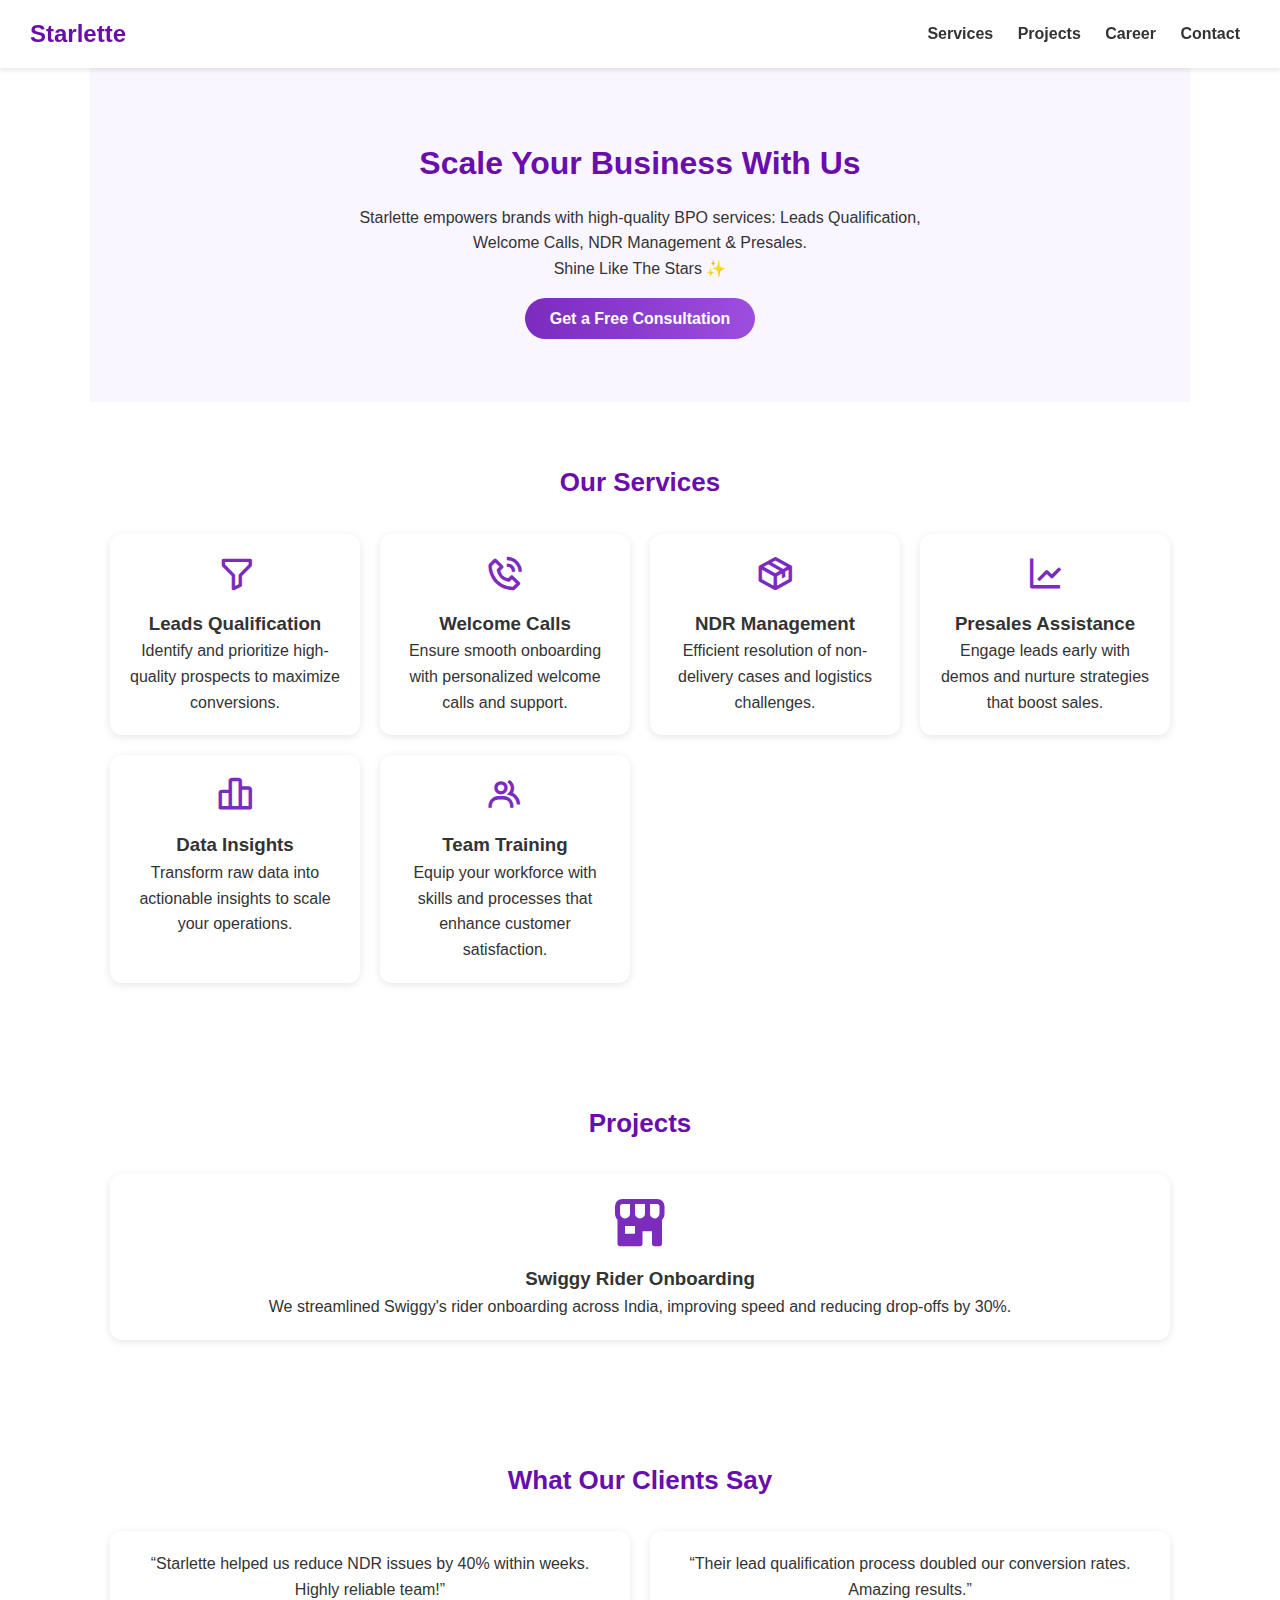
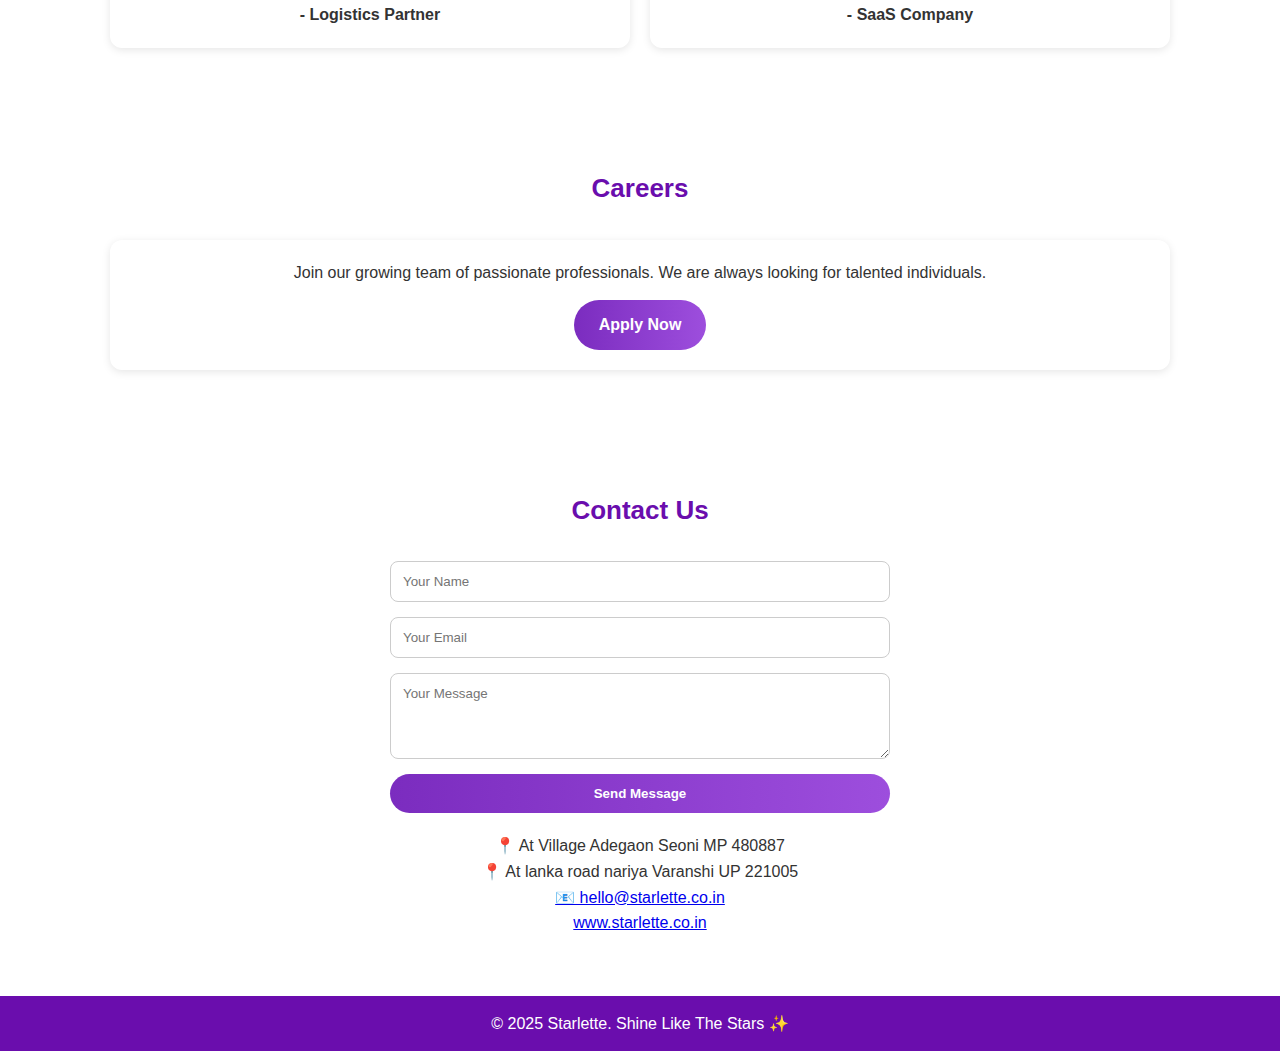
<file: index.html>
<!DOCTYPE html>

<html lang="en">

<head>

  <meta charset="UTF-8" />

  <meta name="viewport" content="width=device-width, initial-scale=1.0"/>

  <title>Starlette - Shine Like The Stars ✨</title>

  <link href="https://unpkg.com/boxicons@2.1.4/css/boxicons.min.css" rel="stylesheet" />

  <style>

    *{margin:0;padding:0;box-sizing:border-box;font-family:Arial, sans-serif;}

    body{background:#fff;color:#333;line-height:1.6;}

    header{background:#fff;box-shadow:0 2px 5px rgba(0,0,0,0.1);position:sticky;top:0;z-index:1000;}

    header .container{display:flex;justify-content:space-between;align-items:center;padding:15px 30px;}

    header h1{color:#6a0dad;font-size:24px;}

    nav a{margin:0 10px;color:#333;text-decoration:none;font-weight:bold;}

    nav a:hover{color:#6a0dad;}

    .hero{text-align:center;padding:70px 20px;background:#faf6ff;}

    .hero h2{font-size:32px;margin-bottom:15px;}

    .hero p{max-width:600px;margin:auto;margin-bottom:25px;}

    .btn{background:linear-gradient(90deg,#7b2cbf,#9d4edd);color:#fff;padding:12px 25px;

         border-radius:25px;text-decoration:none;font-weight:bold;transition:0.3s;}

    .btn:hover{opacity:0.85;}

    section{padding:60px 20px;max-width:1100px;margin:auto;}

    section h2{text-align:center;margin-bottom:30px;color:#6a0dad;font-size:26px;}

    .grid{display:grid;grid-template-columns:repeat(auto-fit,minmax(250px,1fr));gap:20px;}

    .card{background:#fff;padding:20px;border-radius:12px;box-shadow:0 2px 8px rgba(0,0,0,0.1);text-align:center;}

    .card i{font-size:40px;color:#7b2cbf;margin-bottom:15px;}

    .projects .card i{font-size:60px;margin-bottom:10px;}

    .career .card{text-align:center;}

    .career .btn{margin-top:15px;display:inline-block;}

    .contact form{display:grid;gap:15px;max-width:500px;margin:auto;}

    .contact input,.contact textarea{padding:12px;border:1px solid #ccc;border-radius:8px;width:100%;}

    .contact button{background:linear-gradient(90deg,#7b2cbf,#9d4edd);color:#fff;border:none;

                    padding:12px;border-radius:25px;font-weight:bold;cursor:pointer;}

    .contact button:hover{opacity:0.9;}

    footer{background:#6a0dad;color:#fff;text-align:center;padding:15px;position:relative;}



              padding:12px;border-radius:50%;text-align:center;box-shadow:0 2px 6px rgba(0,0,0,0.3);}



  </style>

</head>

<body>

  <header>

    <div class="container">

      <h1>Starlette</h1>

      <nav>

       
        <a href="#services">Services</a>

        
        <a href="#projects">Projects</a> 

        <a href="#career">Career</a>

        <a href="#contact">Contact</a>

      </nav>

    </div>

  </header>

  <section class="hero">

    <h2>Scale Your Business With Us</h2>

    <p>Starlette empowers brands with high-quality BPO services: Leads Qualification, Welcome Calls, NDR Management & Presales.<br>Shine Like The Stars ✨</p>

    <a href="mailto:hello@starlette.co.in" class="btn">Get a Free Consultation</a>

  </section>

  <section id="services">

    <h2>Our Services</h2>

    <div class="grid">

      <div class="card"><i class='bx bx-filter-alt'></i><h3>Leads Qualification</h3><p>Identify and prioritize high-quality prospects to maximize conversions.</p></div>

      <div class="card"><i class='bx bx-phone-call'></i><h3>Welcome Calls</h3><p>Ensure smooth onboarding with personalized welcome calls and support.</p></div>

      <div class="card"><i class='bx bx-package'></i><h3>NDR Management</h3><p>Efficient resolution of non-delivery cases and logistics challenges.</p></div>

      <div class="card"><i class='bx bx-line-chart'></i><h3>Presales Assistance</h3><p>Engage leads early with demos and nurture strategies that boost sales.</p></div>

      <div class="card"><i class='bx bx-bar-chart-alt-2'></i><h3>Data Insights</h3><p>Transform raw data into actionable insights to scale your operations.</p></div>

      <div class="card"><i class='bx bx-group'></i><h3>Team Training</h3><p>Equip your workforce with skills and processes that enhance customer satisfaction.</p></div>

    </div>

  </section>

  <section id="projects" class="projects">

    <h2>Projects</h2>

    <div class="card">

      <i class='bx bxs-store-alt'></i>

      <h3>Swiggy Rider Onboarding</h3>

      <p>We streamlined Swiggy's rider onboarding across India, improving speed and reducing drop-offs by 30%.</p>

    </div>

  </section>

  <section id="testimonials">

    <h2>What Our Clients Say</h2>

    <div class="grid">

      <div class="card"><p>“Starlette helped us reduce NDR issues by 40% within weeks. Highly reliable team!”</p><strong>- Logistics Partner</strong></div>

      <div class="card"><p>“Their lead qualification process doubled our conversion rates. Amazing results.”</p><strong>- SaaS Company</strong></div>

    </div>

  </section>

  <section id="career" class="career">

    <h2>Careers</h2>

    <div class="card">

      <p>Join our growing team of passionate professionals. We are always looking for talented individuals.</p>

      <a href="https://docs.google.com/forms/d/e/1FAIpQLSep53nUEnuWZsem8O8Oo5NTrH-_t9OAkjV60cSqmYJlsdMQ3Q/viewform?usp=sf_link" target="_blank" class="btn">Apply Now</a>

    </div>

  </section>

  <section id="contact" class="contact">

    <h2>Contact Us</h2>

    <form>

      <input type="text" placeholder="Your Name" required>

      <input type="email" placeholder="Your Email" required>

      <textarea rows="4" placeholder="Your Message" required></textarea>

      <button type="submit">Send Message</button>

    </form>

    <div style="text-align:center;margin-top:20px;">

      <p>📍 At Village Adegaon Seoni MP 480887</p>  
                                                                <p>📍 At lanka road nariya Varanshi UP 221005</p>

      
      <p><a href="mailto:hello@starlette.co.in">📧 hello@starlette.co.in</a></p>

      <p><a href="http://www.starlette.co.in" target="_blank">www.starlette.co.in</a></p>

    </div>

  </section>

  <footer>

    © 2025 Starlette. Shine Like The Stars ✨

  </footer>


  <script>

    // Smooth scroll

    document.querySelectorAll('nav a').forEach(link=>{

      link.addEventListener('click',function(e){

        e.preventDefault();

        document.querySelector(this.getAttribute('href')).scrollIntoView({behavior:'smooth'});

      });

    });

  </script>

</body>

</html>
</file>
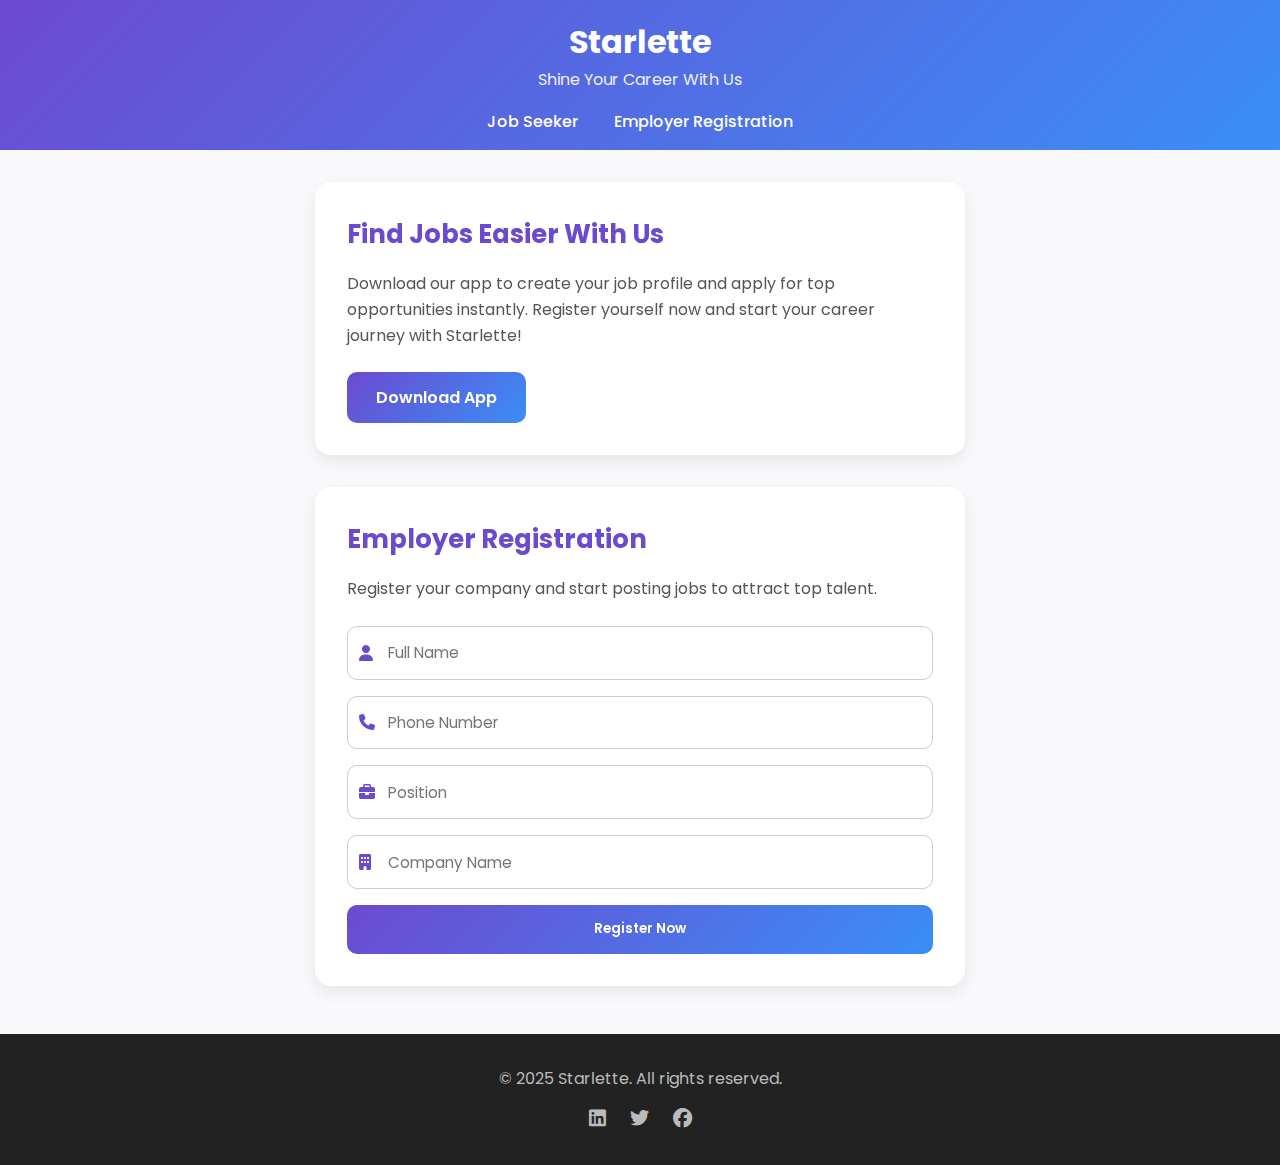
<file: job/index.html>
<!DOCTYPE html>
<html lang="en">  
<head>  
  <meta charset="UTF-8">  
  <meta name="viewport" content="width=device-width, initial-scale=1.0">  
  <title>Starlette</title>  

  <!-- Google Fonts -->    
  <link href="https://fonts.googleapis.com/css2?family=Poppins:wght@400;600;700&display=swap" rel="stylesheet">    

  <!-- Font Awesome (for icons) -->    
  <link rel="stylesheet" href="https://cdnjs.cloudflare.com/ajax/libs/font-awesome/6.5.0/css/all.min.css">    

  <!-- AOS Animation CSS -->    
  <link rel="stylesheet" href="https://unpkg.com/aos@2.3.1/dist/aos.css"/>    

  <style>  
    * {margin:0; padding:0; box-sizing:border-box; font-family:"Poppins",sans-serif;}  
    body {background:#f9f9fb; color:#333; line-height:1.6;}  

    /* Header */  
    header {background:linear-gradient(135deg,#6c4ad0,#3a8ef6); color:#fff; padding:1rem 2rem; text-align:center; position:sticky; top:0; z-index:1000;}  
    header h1 {font-size:2rem; font-weight:700;}  
    header p {font-size:1rem; opacity:0.9;}  
    nav {margin-top:1rem;}  
    nav a {margin:0 1rem; text-decoration:none; color:#fff; font-weight:500; transition:0.3s;}  
    nav a:hover {text-decoration:underline;}  

    /* Sections */  
    .section {background:#fff; margin:2rem auto; padding:2rem; border-radius:16px; max-width:650px; box-shadow:0 6px 16px rgba(0,0,0,0.08);}  
    .section h2 {color:#6c4ad0; margin-bottom:1rem; font-size:1.6rem;}  
    .section p {margin-bottom:1.5rem; font-size:1rem; color:#555;}  

    /* Buttons */  
    .btn {display:inline-block; background:linear-gradient(135deg,#6c4ad0,#3a8ef6); color:#fff; padding:0.8rem 1.8rem; border-radius:10px; font-weight:600; text-decoration:none; transition:0.3s;}  
    .btn:hover {transform:scale(1.05); box-shadow:0 6px 14px rgba(0,0,0,0.2);}  

    /* Form */  
    form .input-group {position:relative; margin-bottom:1rem;}  
    form .input-group i {position:absolute; top:50%; left:12px; transform:translateY(-50%); color:#6c4ad0;}  
    form input {width:100%; padding:0.9rem 0.9rem 0.9rem 2.5rem; border:1px solid #ccc; border-radius:10px; font-size:0.95rem; transition:0.3s;}  
    form input:focus {border-color:#6c4ad0; outline:none; box-shadow:0 0 6px rgba(108,74,208,0.3);}  
    form button {width:100%; background:linear-gradient(135deg,#6c4ad0,#3a8ef6); color:#fff; padding:0.9rem; border:none; border-radius:10px; font-weight:600; cursor:pointer; transition:0.3s;}  
    form button:hover {transform:scale(1.03); box-shadow:0 6px 14px rgba(0,0,0,0.2);}  

    /* Footer */  
    footer {background:#222; color:#bbb; text-align:center; padding:2rem 1rem; margin-top:3rem;}  
    footer p {margin-bottom:1rem;}  
    footer .social i {margin:0 10px; font-size:1.2rem; color:#bbb; transition:0.3s; cursor:pointer;}  
    footer .social i:hover {color:#fff;}  
  </style>  
</head>  

<body>  
  <!-- Header -->  
  <header data-aos="fade-down">  
    <h1>Starlette</h1>  
    <p>Shine Your Career With Us</p>  
    <nav>  
      <a href="#">Job Seeker</a>  
      <a href="#">Employer Registration</a>  
    </nav>  
  </header>  

  <!-- Job Seeker Section -->  
  <section class="section" data-aos="fade-up">  
    <h2>Find Jobs Easier With Us</h2>  
    <p>Download our app to create your job profile and apply for top opportunities instantly. Register yourself now and start your career journey with Starlette!</p>  
    <a href="#" class="btn">Download App</a>  
  </section>  

  <!-- Employer Registration Section -->  
  <section class="section" data-aos="fade-up" data-aos-delay="200">  
    <h2>Employer Registration</h2>  
    <p>Register your company and start posting jobs to attract top talent.</p>  
    <form id="employerForm">  
      <div class="input-group">  
        <i class="fa fa-user"></i>  
        <input type="text" name="name" placeholder="Full Name" required>  
      </div>  
      <div class="input-group">  
        <i class="fa fa-phone"></i>  
        <input type="tel" name="phone" placeholder="Phone Number" required>  
      </div>  
      <div class="input-group">  
        <i class="fa fa-briefcase"></i>  
        <input type="text" name="position" placeholder="Position" required>  
      </div>  
      <div class="input-group">  
        <i class="fa fa-building"></i>  
        <input type="text" name="company" placeholder="Company Name" required>  
      </div>  
      <button type="submit">Register Now</button>  
    </form>  
  </section>  

  <!-- Footer -->  
  <footer>  
    <p>© 2025 Starlette. All rights reserved.</p>  
    <div class="social">  
      <i class="fab fa-linkedin"></i>  
      <i class="fab fa-twitter"></i>  
      <i class="fab fa-facebook"></i>  
    </div>  
  </footer>  

  <!-- AOS Animation Script -->  
  <script src="https://unpkg.com/aos@2.3.1/dist/aos.js"></script>  
  <script>  
    AOS.init({duration:1000, once:true});  
  </script>  

  <!-- Employer Form Script -->  
  <script>
    const scriptURL = "https://script.google.com/macros/s/AKfycbz5Azwt1bw4sGtcwPvlBaXeq4x8P8rf_aoBktDXRykx0htvPFz9hV2uB_Pye67ARmjJCQ/exec";
    const form = document.getElementById("employerForm");

    form.addEventListener("submit", e => {
      e.preventDefault();

      const formData = new FormData(form);
      const data = {};
      formData.forEach((value, key) => (data[key] = value));

      fetch(scriptURL, {
        method: "POST",
        body: JSON.stringify(data),
        headers: {"Content-Type": "application/json"},
      })
      .then(res => res.text())
      .then(() => {
        alert("✅ Employer registered successfully!");
        form.reset();
      })
      .catch(err => alert("❌ Error: " + err));
    });
  </script>
</body>  
</html>
</file>
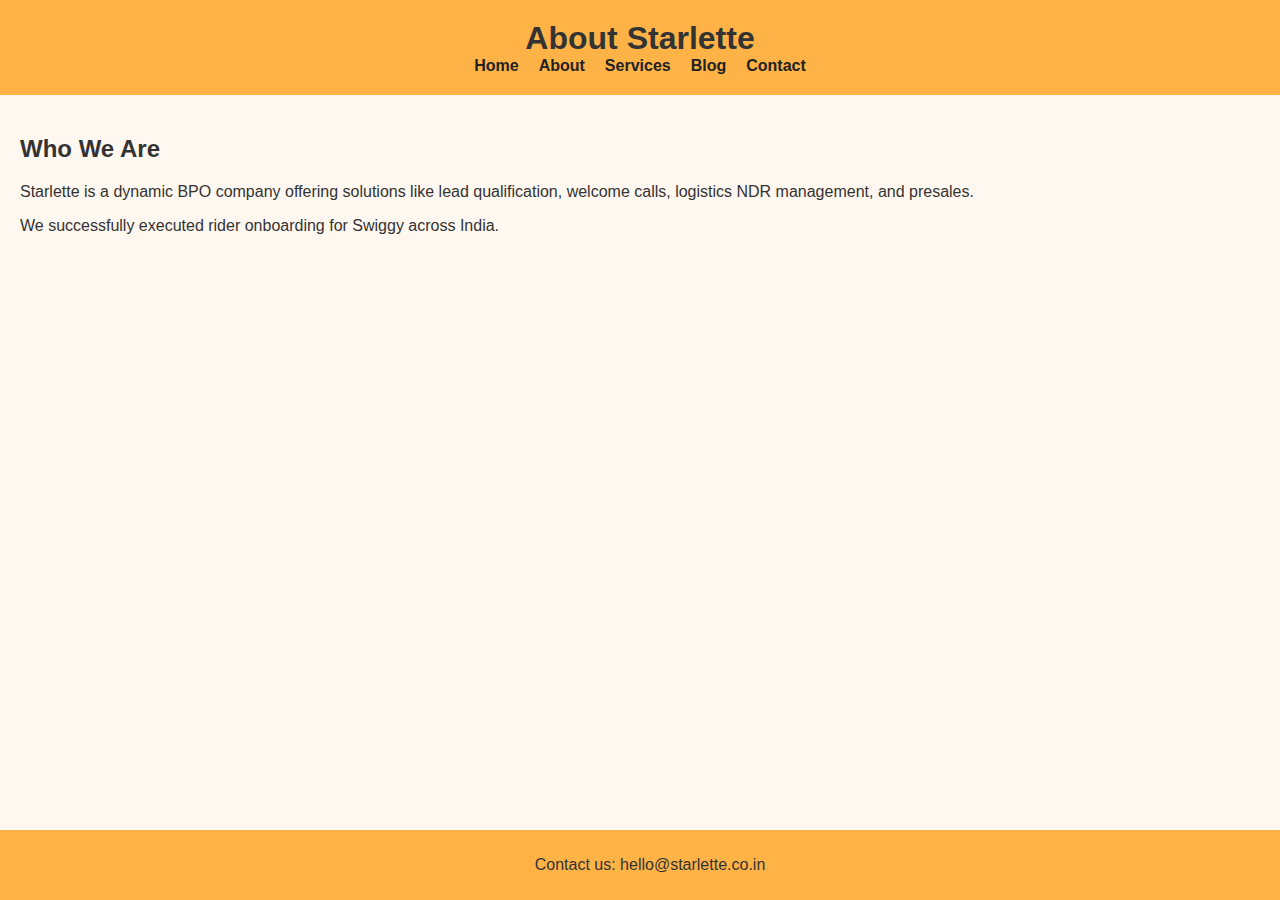
<file: about.html>
<!DOCTYPE html>
<html lang="en">
<head><meta charset="UTF-8"><meta name="viewport" content="width=device-width, initial-scale=1.0">
<title>About - Starlette</title><link rel="stylesheet" href="styles.css"></head>
<body><header><h1>About Starlette</h1><nav>
<a href="index.html">Home</a><a href="about.html">About</a><a href="services.html">Services</a><a href="blog.html">Blog</a><a href="contact.html">Contact</a></nav></header>
<main><h2>Who We Are</h2><p>Starlette is a dynamic BPO company offering solutions like lead qualification, welcome calls, logistics NDR management, and presales.</p>
<p>We successfully executed rider onboarding for Swiggy across India.</p></main><footer><p>Contact us: hello@starlette.co.in</p></footer></body>
</html>
</file>
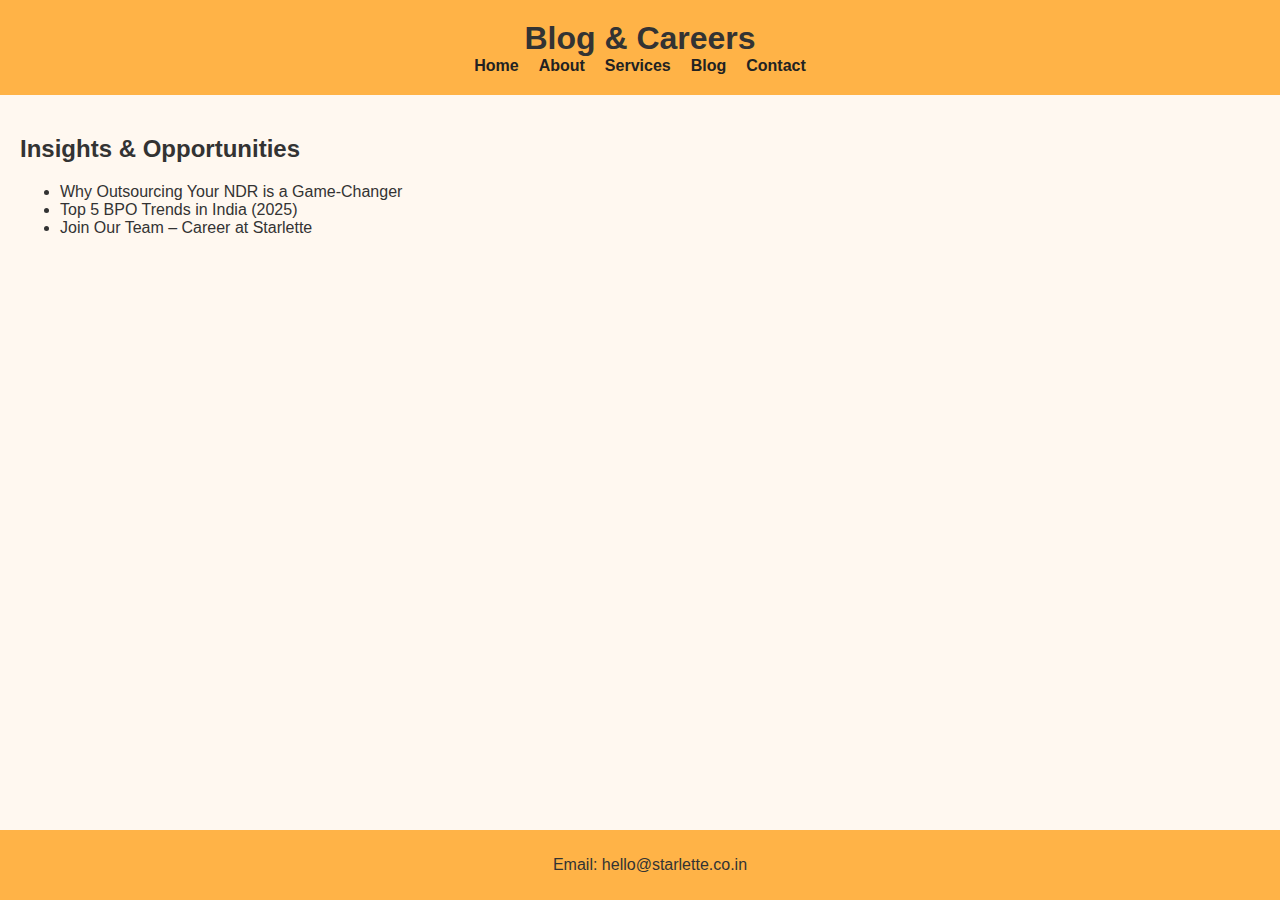
<file: blog.html>
<!DOCTYPE html>
<html lang="en">
<head><meta charset="UTF-8"><meta name="viewport" content="width=device-width, initial-scale=1.0">
<title>Blog - Starlette</title><link rel="stylesheet" href="styles.css"></head>
<body><header><h1>Blog & Careers</h1><nav>
<a href="index.html">Home</a><a href="about.html">About</a><a href="services.html">Services</a><a href="blog.html">Blog</a><a href="contact.html">Contact</a></nav></header>
<main><h2>Insights & Opportunities</h2>
<ul><li>Why Outsourcing Your NDR is a Game-Changer</li>
<li>Top 5 BPO Trends in India (2025)</li>
<li>Join Our Team – Career at Starlette</li></ul></main>
<footer><p>Email: hello@starlette.co.in</p></footer></body>
</html>
</file>
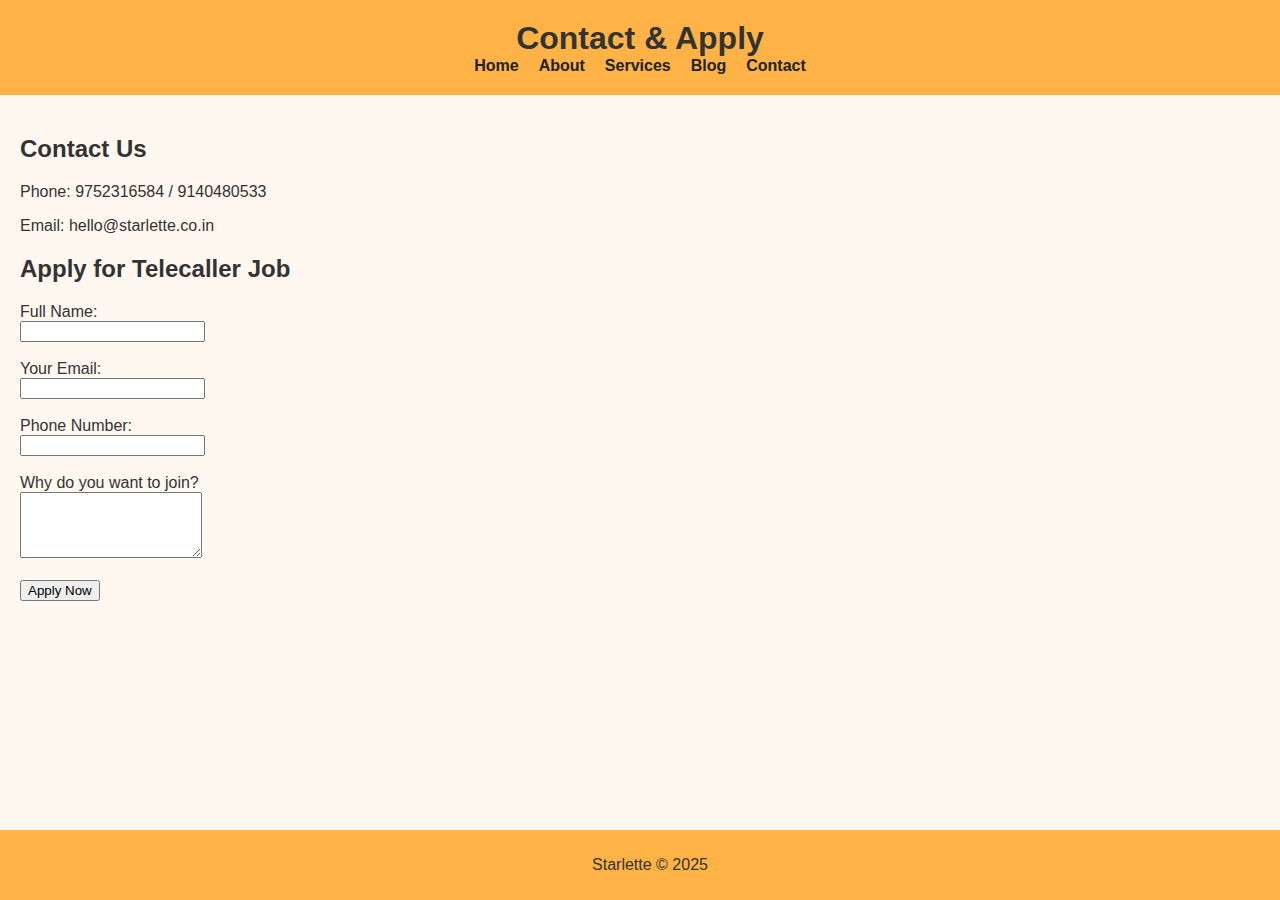
<file: contact.html>
<!DOCTYPE html>
<html lang="en">
<head><meta charset="UTF-8"><meta name="viewport" content="width=device-width, initial-scale=1.0">
<title>Contact - Starlette</title><link rel="stylesheet" href="styles.css"></head>
<body><header><h1>Contact & Apply</h1><nav>
<a href="index.html">Home</a><a href="about.html">About</a><a href="services.html">Services</a><a href="blog.html">Blog</a><a href="contact.html">Contact</a></nav></header>
<main><h2>Contact Us</h2>
<p>Phone: 9752316584 / 9140480533</p>
<p>Email: hello@starlette.co.in</p>

<h2>Apply for Telecaller Job</h2>
<form action="https://formspree.io/f/mwkgrnzr" method="POST">
    <label for="name">Full Name:</label><br>
    <input type="text" id="name" name="name" required><br><br>

    <label for="email">Your Email:</label><br>
    <input type="email" id="email" name="email" required><br><br>

    <label for="phone">Phone Number:</label><br>
    <input type="text" id="phone" name="phone" required><br><br>

    <label for="message">Why do you want to join?</label><br>
    <textarea id="message" name="message" rows="4" required></textarea><br><br>

    <button type="submit">Apply Now</button>
</form>
</main>
<footer><p>Starlette © 2025</p></footer></body>
</html>
</file>
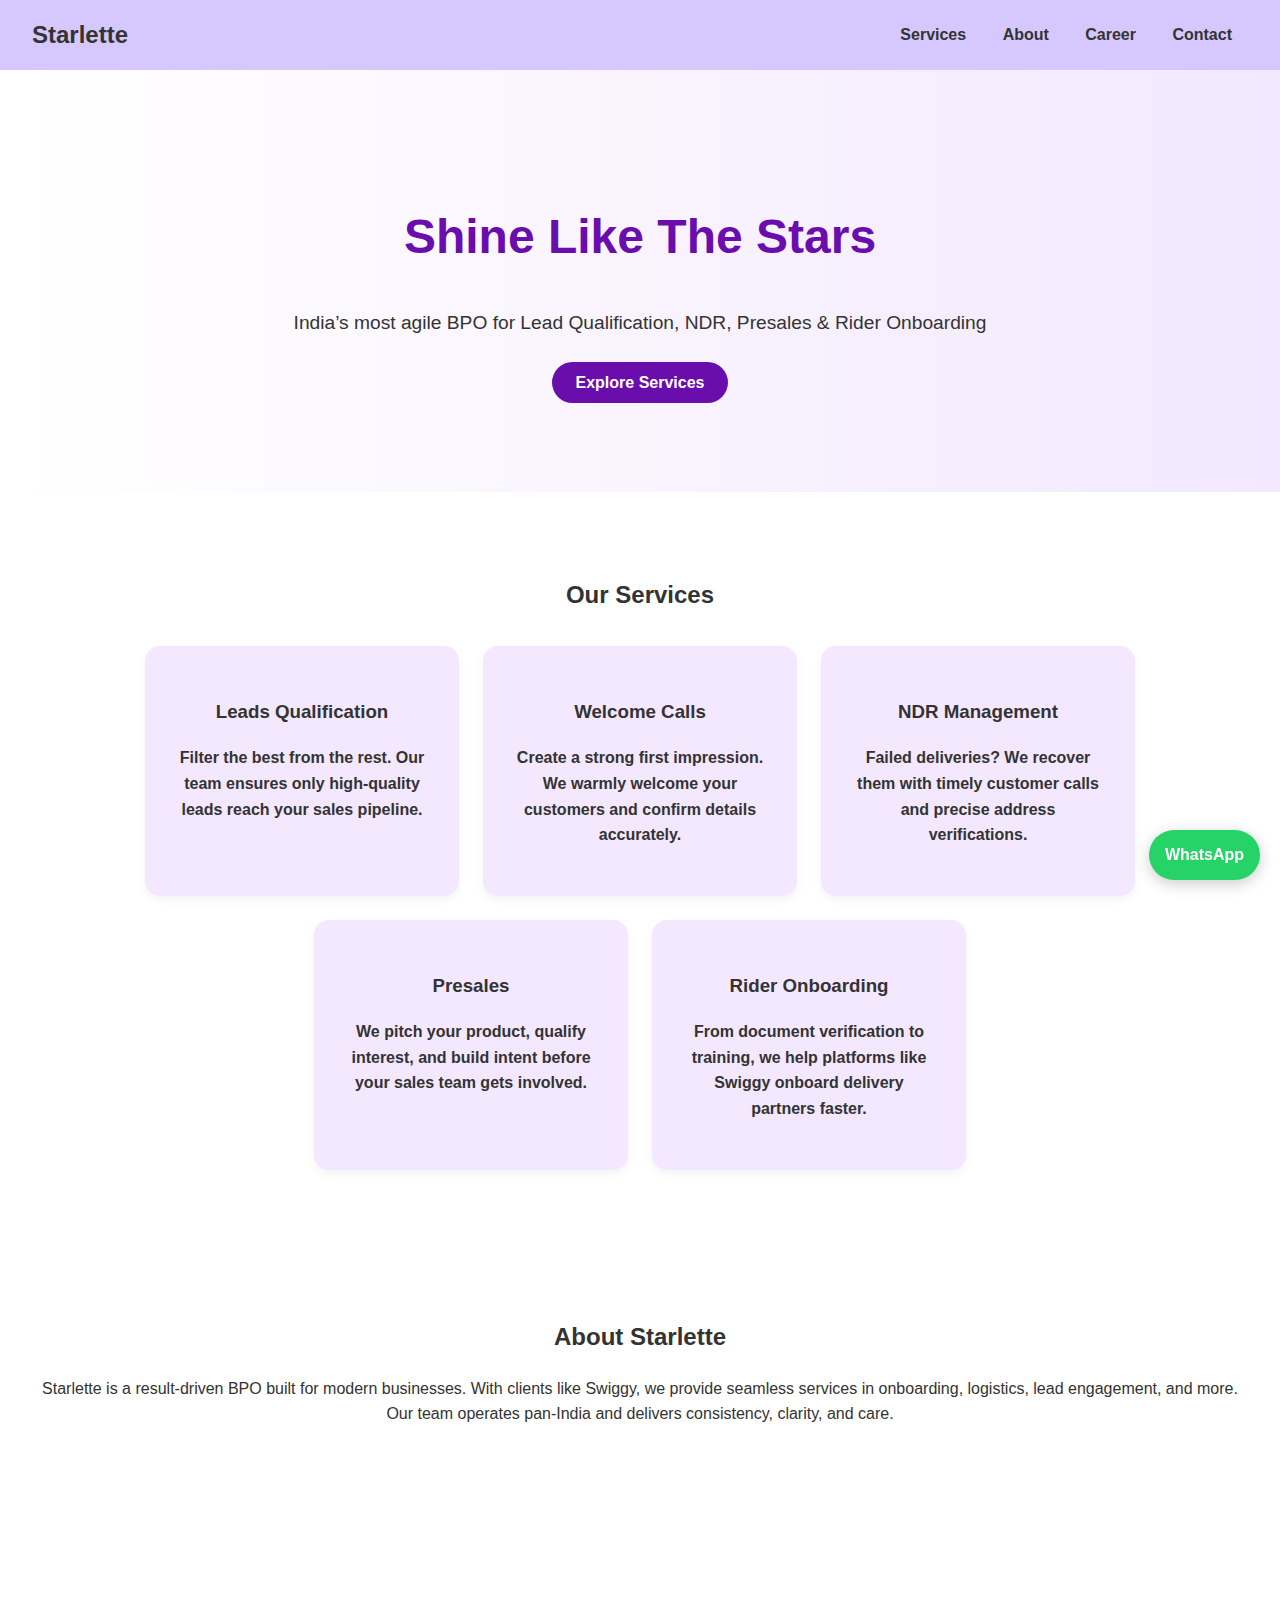
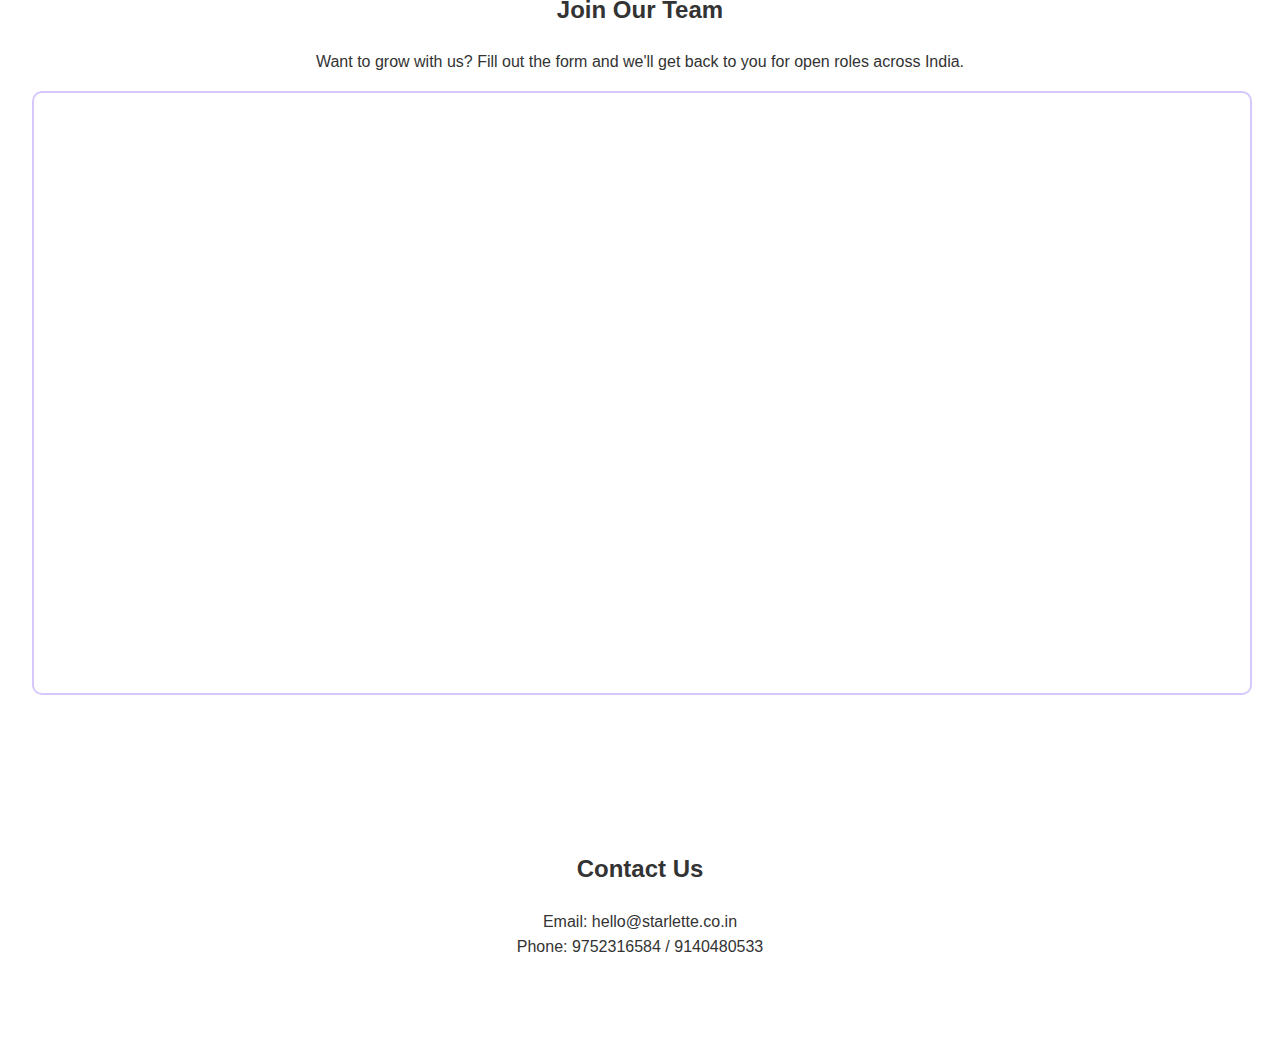
<file: index (1).html>
<!DOCTYPE html>
<html lang="en">
<head>
  <meta charset="UTF-8" />
  <meta name="viewport" content="width=device-width, initial-scale=1.0" />
  <title>Starlette - Shine Like The Stars</title>
  <link rel="stylesheet" href="style.css" />
</head>
<body>

  <div class="navbar">
    <div class="logo">Starlette</div>
    <nav>
      <a href="#services">Services</a>
      <a href="#about">About</a>
      <a href="#career">Career</a>
      <a href="#contact">Contact</a>
    </nav>
  </div>

  <div class="hero">
    <h1>Shine Like The Stars</h1>
    <p>India’s most agile BPO for Lead Qualification, NDR, Presales & Rider Onboarding</p>
    <a class="btn" href="#services">Explore Services</a>
  </div>

  <div class="section" id="services">
    <h2>Our Services</h2>
    <div class="cards">
      <div class="card">
        <h3>Leads Qualification</h3>
        <p>Filter the best from the rest. Our team ensures only high-quality leads reach your sales pipeline.</p>
      </div>
      <div class="card">
        <h3>Welcome Calls</h3>
        <p>Create a strong first impression. We warmly welcome your customers and confirm details accurately.</p>
      </div>
      <div class="card">
        <h3>NDR Management</h3>
        <p>Failed deliveries? We recover them with timely customer calls and precise address verifications.</p>
      </div>
      <div class="card">
        <h3>Presales</h3>
        <p>We pitch your product, qualify interest, and build intent before your sales team gets involved.</p>
      </div>
      <div class="card">
        <h3>Rider Onboarding</h3>
        <p>From document verification to training, we help platforms like Swiggy onboard delivery partners faster.</p>
      </div>
    </div>
  </div>

  <div class="section" id="about">
    <h2>About Starlette</h2>
    <p>Starlette is a result-driven BPO built for modern businesses. With clients like Swiggy, we provide seamless services in onboarding, logistics, lead engagement, and more. Our team operates pan-India and delivers consistency, clarity, and care.</p>
  </div>

  <div class="section" id="career">
    <h2>Join Our Team</h2>
    <p>Want to grow with us? Fill out the form and we'll get back to you for open roles across India.</p>
    <iframe src="https://docs.google.com/forms/d/e/1FAIpQLSep53nUEnuWZsem8O8Oo5NTrH-_t9OAkjV60cSqmYJlsdMQ3Q/viewform?usp=sf_link" width="100%" height="600" frameborder="0"></iframe>
  </div>

  <div class="section" id="contact">
    <h2>Contact Us</h2>
    <p>Email: hello@starlette.co.in<br />Phone: 9752316584 / 9140480533</p>
  </div>

  <a class="whatsapp-button" href="https://wa.me/919752316584" target="_blank">WhatsApp</a>

</body>
</html>
</file>
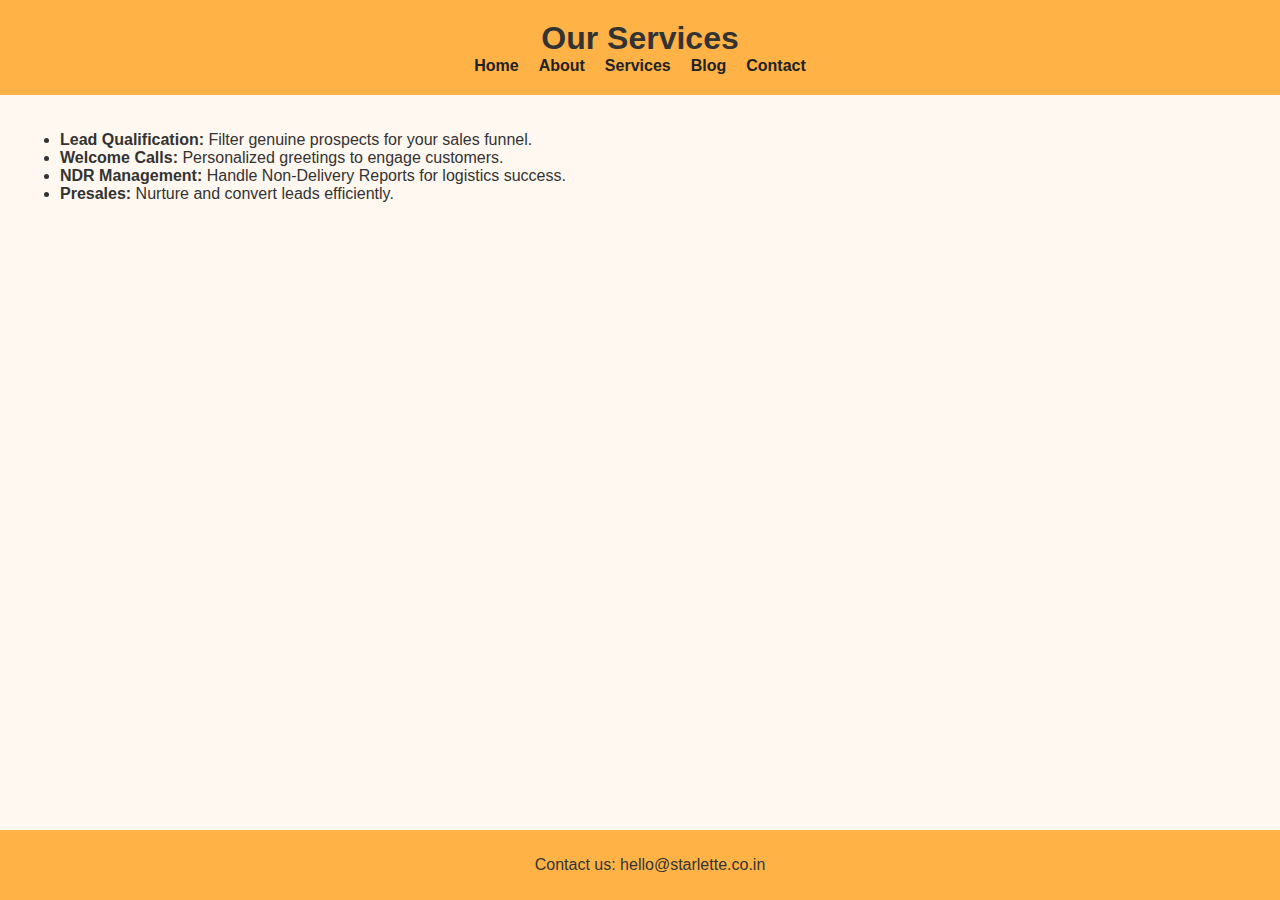
<file: services.html>
<!DOCTYPE html>
<html lang="en">
<head><meta charset="UTF-8"><meta name="viewport" content="width=device-width, initial-scale=1.0">
<title>Services - Starlette</title><link rel="stylesheet" href="styles.css"></head>
<body><header><h1>Our Services</h1><nav>
<a href="index.html">Home</a><a href="about.html">About</a><a href="services.html">Services</a><a href="blog.html">Blog</a><a href="contact.html">Contact</a></nav></header>
<main><ul>
<li><strong>Lead Qualification:</strong> Filter genuine prospects for your sales funnel.</li>
<li><strong>Welcome Calls:</strong> Personalized greetings to engage customers.</li>
<li><strong>NDR Management:</strong> Handle Non-Delivery Reports for logistics success.</li>
<li><strong>Presales:</strong> Nurture and convert leads efficiently.</li></ul></main>
<footer><p>Contact us: hello@starlette.co.in</p></footer></body>
</html>
</file>
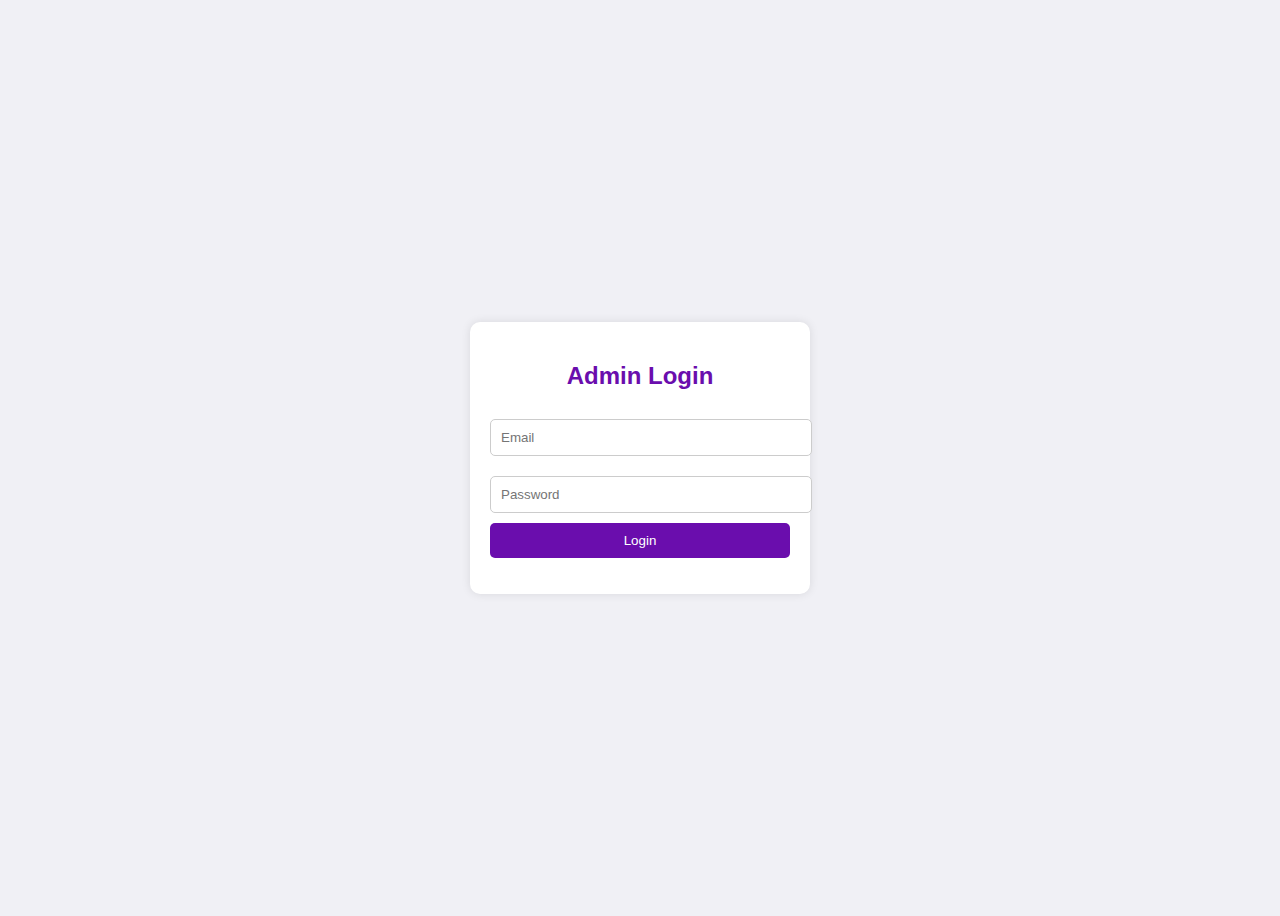
<file: job/admin-login.html>
<!DOCTYPE html>
<html lang="en">
<head>
  <meta charset="UTF-8" />
  <meta name="viewport" content="width=device-width, initial-scale=1.0" />
  <title>Admin Login - Starlette</title>
  <style>
    body { font-family: Arial, sans-serif; background: #f0f0f5; display:flex; justify-content:center; align-items:center; height:100vh; }
    .login-box { background:#fff; padding:20px; border-radius:10px; box-shadow:0 0 10px rgba(0,0,0,0.1); width:300px; }
    h2 { text-align:center; color:#6a0dad; }
    input { width:100%; padding:10px; margin:10px 0; border:1px solid #ccc; border-radius:5px; }
    button { width:100%; padding:10px; background:#6a0dad; color:#fff; border:none; border-radius:5px; cursor:pointer; }
    button:hover { background:#4b0082; }
    .error { color:red; text-align:center; }
  </style>
</head>
<body>
  <div class="login-box">
    <h2>Admin Login</h2>
    <input type="email" id="username" placeholder="Email" />
    <input type="password" id="password" placeholder="Password" />
    <button onclick="login()">Login</button>
    <p id="error" class="error"></p>
  </div>

  <script>
    function login() {
      const user = document.getElementById("username").value;
      const pass = document.getElementById("password").value;

      if (user === "hello@starlette" && pass === "hello@8878") {
        // Login success → redirect to admin dashboard
        window.location.href = "dashboard.html";
      } else {
        document.getElementById("error").innerText = "Invalid username or password!";
      }
    }
  </script>
</body>
</html>
</file>
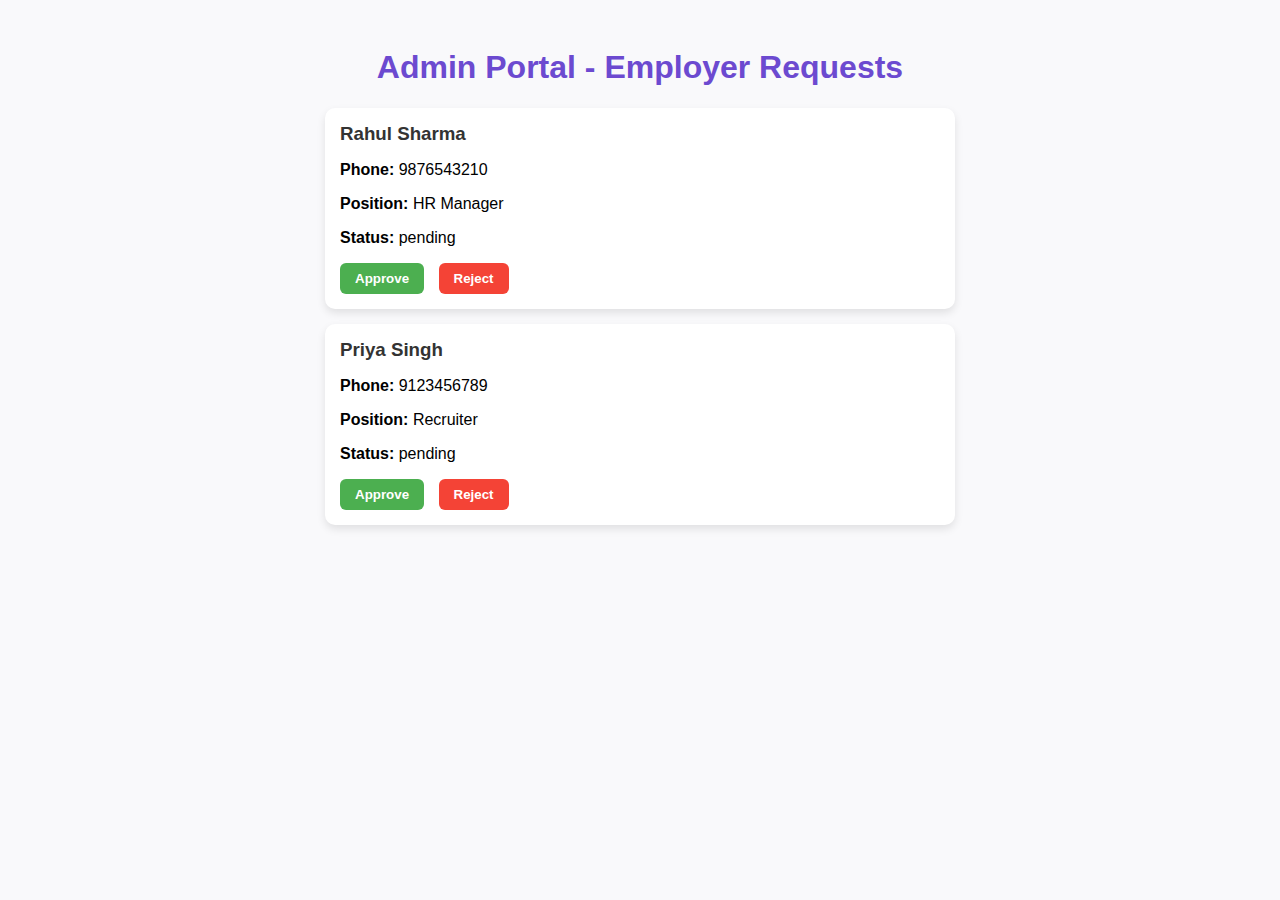
<file: job/admin.html>
<!DOCTYPE html>
<html lang="en">
<head>
  <meta charset="UTF-8">
  <meta name="viewport" content="width=device-width, initial-scale=1.0">
  <title>Starlette Admin Panel</title>
  <style>
    body {
      font-family: Arial, sans-serif;
      background: #f9f9fb;
      padding: 20px;
    }
    h1 {
      text-align: center;
      color: #6c4ad0;
    }
    .employer-card {
      background: #fff;
      padding: 15px;
      margin: 15px auto;
      border-radius: 10px;
      max-width: 600px;
      box-shadow: 0 4px 8px rgba(0,0,0,0.1);
    }
    .employer-card h3 {
      margin: 0 0 10px 0;
      color: #333;
    }
    .buttons {
      margin-top: 10px;
    }
    .btn {
      padding: 8px 15px;
      border: none;
      border-radius: 6px;
      cursor: pointer;
      margin-right: 10px;
      font-weight: bold;
    }
    .approve {
      background: #4CAF50;
      color: #fff;
    }
    .reject {
      background: #f44336;
      color: #fff;
    }
  </style>
</head>
<body>
  <h1>Admin Portal - Employer Requests</h1>

  <div id="employer-list"></div>

  <script>
    // Dummy employer requests (normally ye DB se aayega)
    const employers = [
      { id: 1, name: "Rahul Sharma", phone: "9876543210", position: "HR Manager", status: "pending" },
      { id: 2, name: "Priya Singh", phone: "9123456789", position: "Recruiter", status: "pending" }
    ];

    function renderEmployers() {
      const container = document.getElementById("employer-list");
      container.innerHTML = "";
      employers.forEach(emp => {
        const card = document.createElement("div");
        card.className = "employer-card";
        card.innerHTML = `
          <h3>${emp.name}</h3>
          <p><b>Phone:</b> ${emp.phone}</p>
          <p><b>Position:</b> ${emp.position}</p>
          <p><b>Status:</b> ${emp.status}</p>
          <div class="buttons">
            <button class="btn approve" onclick="approveEmployer(${emp.id})">Approve</button>
            <button class="btn reject" onclick="rejectEmployer(${emp.id})">Reject</button>
          </div>
        `;
        container.appendChild(card);
      });
    }

    function approveEmployer(id) {
      const emp = employers.find(e => e.id === id);
      emp.status = "approved ✅";
      renderEmployers();
    }

    function rejectEmployer(id) {
      const emp = employers.find(e => e.id === id);
      emp.status = "rejected ❌";
      renderEmployers();
    }

    // First render
    renderEmployers();
  </script>
</body>
</html>
</file>
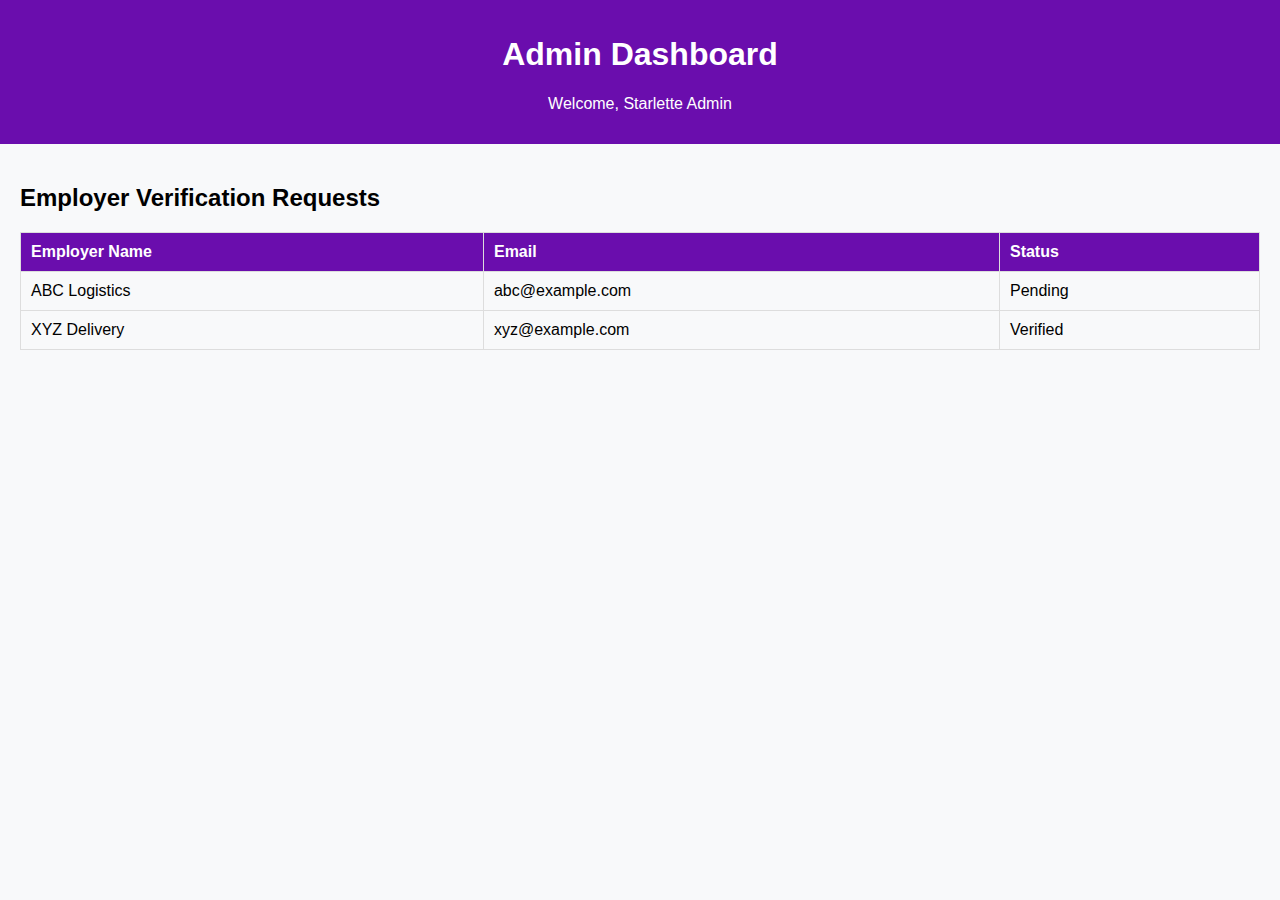
<file: job/dashboard.html>
<!DOCTYPE html>
<html lang="en">
<head>
  <meta charset="UTF-8">
  <meta name="viewport" content="width=device-width, initial-scale=1.0">
  <title>Admin Dashboard - Starlette</title>
  <style>
    body { font-family: Arial, sans-serif; background:#f8f9fa; margin:0; padding:0; }
    header { background:#6a0dad; color:#fff; padding:15px; text-align:center; }
    .container { padding:20px; }
    table { width:100%; border-collapse:collapse; margin-top:20px; }
    th, td { border:1px solid #ddd; padding:10px; text-align:left; }
    th { background:#6a0dad; color:#fff; }
  </style>
</head>
<body>
  <header>
    <h1>Admin Dashboard</h1>
    <p>Welcome, Starlette Admin</p>
  </header>
  <div class="container">
    <h2>Employer Verification Requests</h2>
    <table>
      <tr>
        <th>Employer Name</th>
        <th>Email</th>
        <th>Status</th>
      </tr>
      <tr>
        <td>ABC Logistics</td>
        <td>abc@example.com</td>
        <td>Pending</td>
      </tr>
      <tr>
        <td>XYZ Delivery</td>
        <td>xyz@example.com</td>
        <td>Verified</td>
      </tr>
    </table>
  </div>
</body>
</html>
</file>
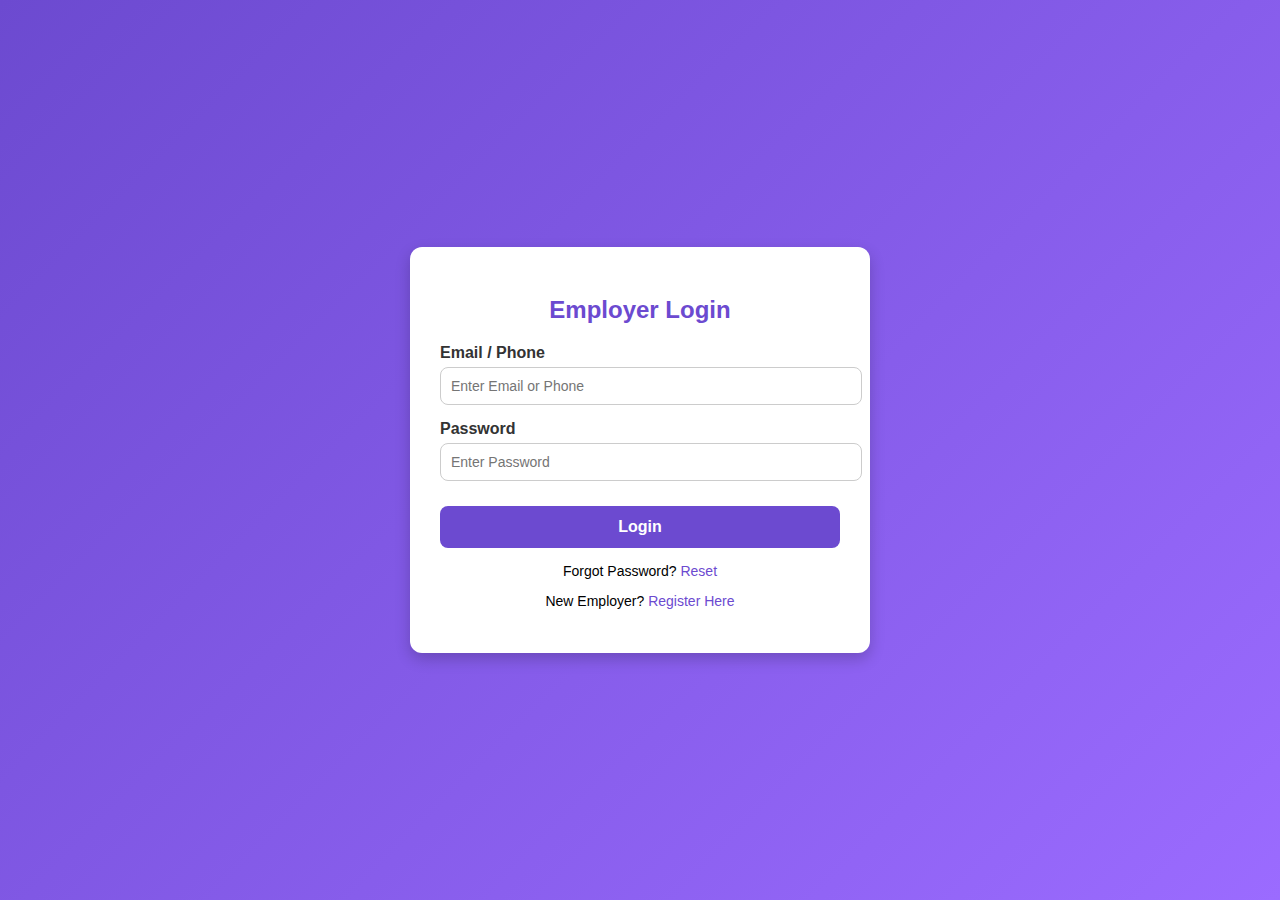
<file: job/Login.html>
<!DOCTYPE html>
<html lang="en">
<head>
  <meta charset="UTF-8">
  <meta name="viewport" content="width=device-width, initial-scale=1.0">
  <title>Employer Login - Starlette</title>
  <style>
    body {
      font-family: Arial, sans-serif;
      background: linear-gradient(135deg, #6c4ad0, #9b6bff);
      display: flex;
      align-items: center;
      justify-content: center;
      height: 100vh;
      margin: 0;
    }
    .login-box {
      background: #fff;
      padding: 30px;
      border-radius: 12px;
      box-shadow: 0 6px 15px rgba(0,0,0,0.2);
      width: 100%;
      max-width: 400px;
      text-align: center;
    }
    .login-box h2 {
      margin-bottom: 20px;
      color: #6c4ad0;
    }
    .input-group {
      margin-bottom: 15px;
      text-align: left;
    }
    .input-group label {
      display: block;
      margin-bottom: 5px;
      font-weight: bold;
      color: #333;
    }
    .input-group input {
      width: 100%;
      padding: 10px;
      border-radius: 8px;
      border: 1px solid #ccc;
      font-size: 14px;
    }
    .btn {
      width: 100%;
      padding: 12px;
      background: #6c4ad0;
      color: #fff;
      border: none;
      border-radius: 8px;
      cursor: pointer;
      font-size: 16px;
      font-weight: bold;
      margin-top: 10px;
    }
    .btn:hover {
      background: #5636b8;
    }
    .extra-links {
      margin-top: 15px;
      font-size: 14px;
    }
    .extra-links a {
      color: #6c4ad0;
      text-decoration: none;
    }
  </style>
</head>
<body>
  <div class="login-box">
    <h2>Employer Login</h2>
    <form onsubmit="return loginEmployer(event)">
      <div class="input-group">
        <label for="email">Email / Phone</label>
        <input type="text" id="email" placeholder="Enter Email or Phone" required>
      </div>
      <div class="input-group">
        <label for="password">Password</label>
        <input type="password" id="password" placeholder="Enter Password" required>
      </div>
      <button type="submit" class="btn">Login</button>
    </form>
    <div class="extra-links">
      <p>Forgot Password? <a href="#">Reset</a></p>
      <p>New Employer? <a href="register.html">Register Here</a></p>
    </div>
  </div>

  <script>
    function loginEmployer(e) {
      e.preventDefault();
      const email = document.getElementById("email").value;
      const pass = document.getElementById("password").value;

      // Dummy check (backend connect karenge baad me)
      if (email === "employer@starlette.co.in" && pass === "12345") {
        alert("Login successful ✅");
        window.location.href = "admin.html"; // redirect to admin for now
      } else {
        alert("Invalid credentials ❌");
      }
    }
  </script>
</body>
</html>
</file>
<file: styles.css>
body { font-family: Arial, sans-serif; margin: 0; padding: 0; background: #fff8f0; color: #333; }
header { background: #ffb347; padding: 20px; text-align: center; }
header h1 { margin: 0; font-size: 2em; }
nav a { margin: 0 10px; text-decoration: none; color: #222; font-weight: bold; }
main { padding: 20px; }
footer { background: #ffb347; text-align: center; padding: 10px; position: fixed; bottom: 0; width: 100%; }
.cta-button { display: inline-block; background: #333; color: #fff; padding: 10px 20px; text-decoration: none; margin-top: 20px; }
</file>
<file: style.css>
/* style.css */

body {
  margin: 0;
  font-family: 'Inter', sans-serif;
  background-color: #ffffff;
  color: #333;
  line-height: 1.6;
}

.navbar {
  display: flex;
  justify-content: space-between;
  align-items: center;
  padding: 1rem 2rem;
  background-color: #d6c8ff;
  position: sticky;
  top: 0;
  z-index: 1000;
}

.logo {
  font-size: 1.5rem;
  font-weight: 700;
}

nav a {
  margin: 0 1rem;
  text-decoration: none;
  color: #333;
  font-weight: 600;
}

nav a:hover {
  color: #6a0dad;
}

.hero {
  text-align: center;
  padding: 6rem 2rem;
  background: linear-gradient(to right, #ffffff, #f3e8ff);
}

.hero h1 {
  font-size: 3rem;
  color: #6a0dad;
}

.hero p {
  font-size: 1.2rem;
  margin-bottom: 2rem;
}

.btn {
  background-color: #6a0dad;
  color: #fff;
  padding: 0.75rem 1.5rem;
  border-radius: 25px;
  text-decoration: none;
  font-weight: 600;
  transition: 0.3s;
}

.btn:hover {
  background-color: #4b0082;
}

.section {
  padding: 4rem 2rem;
  text-align: center;
}

.cards {
  display: flex;
  flex-wrap: wrap;
  justify-content: center;
  gap: 1.5rem;
  margin-top: 2rem;
}

.card {
  background-color: #f3e8ff;
  padding: 2rem;
  border-radius: 15px;
  width: 250px;
  box-shadow: 0 4px 10px rgba(0, 0, 0, 0.05);
  font-weight: 600;
}

iframe {
  border: 2px solid #d6c8ff;
  border-radius: 10px;
}

.whatsapp-button {
  position: fixed;
  bottom: 20px;
  right: 20px;
  background-color: #25D366;
  color: white;
  padding: 0.75rem 1rem;
  border-radius: 50px;
  text-decoration: none;
  font-weight: bold;
  box-shadow: 0 4px 15px rgba(0, 0, 0, 0.2);
  transition: 0.3s;
}

.whatsapp-button:hover {
  background-color: #128c7e;
}
</file>
